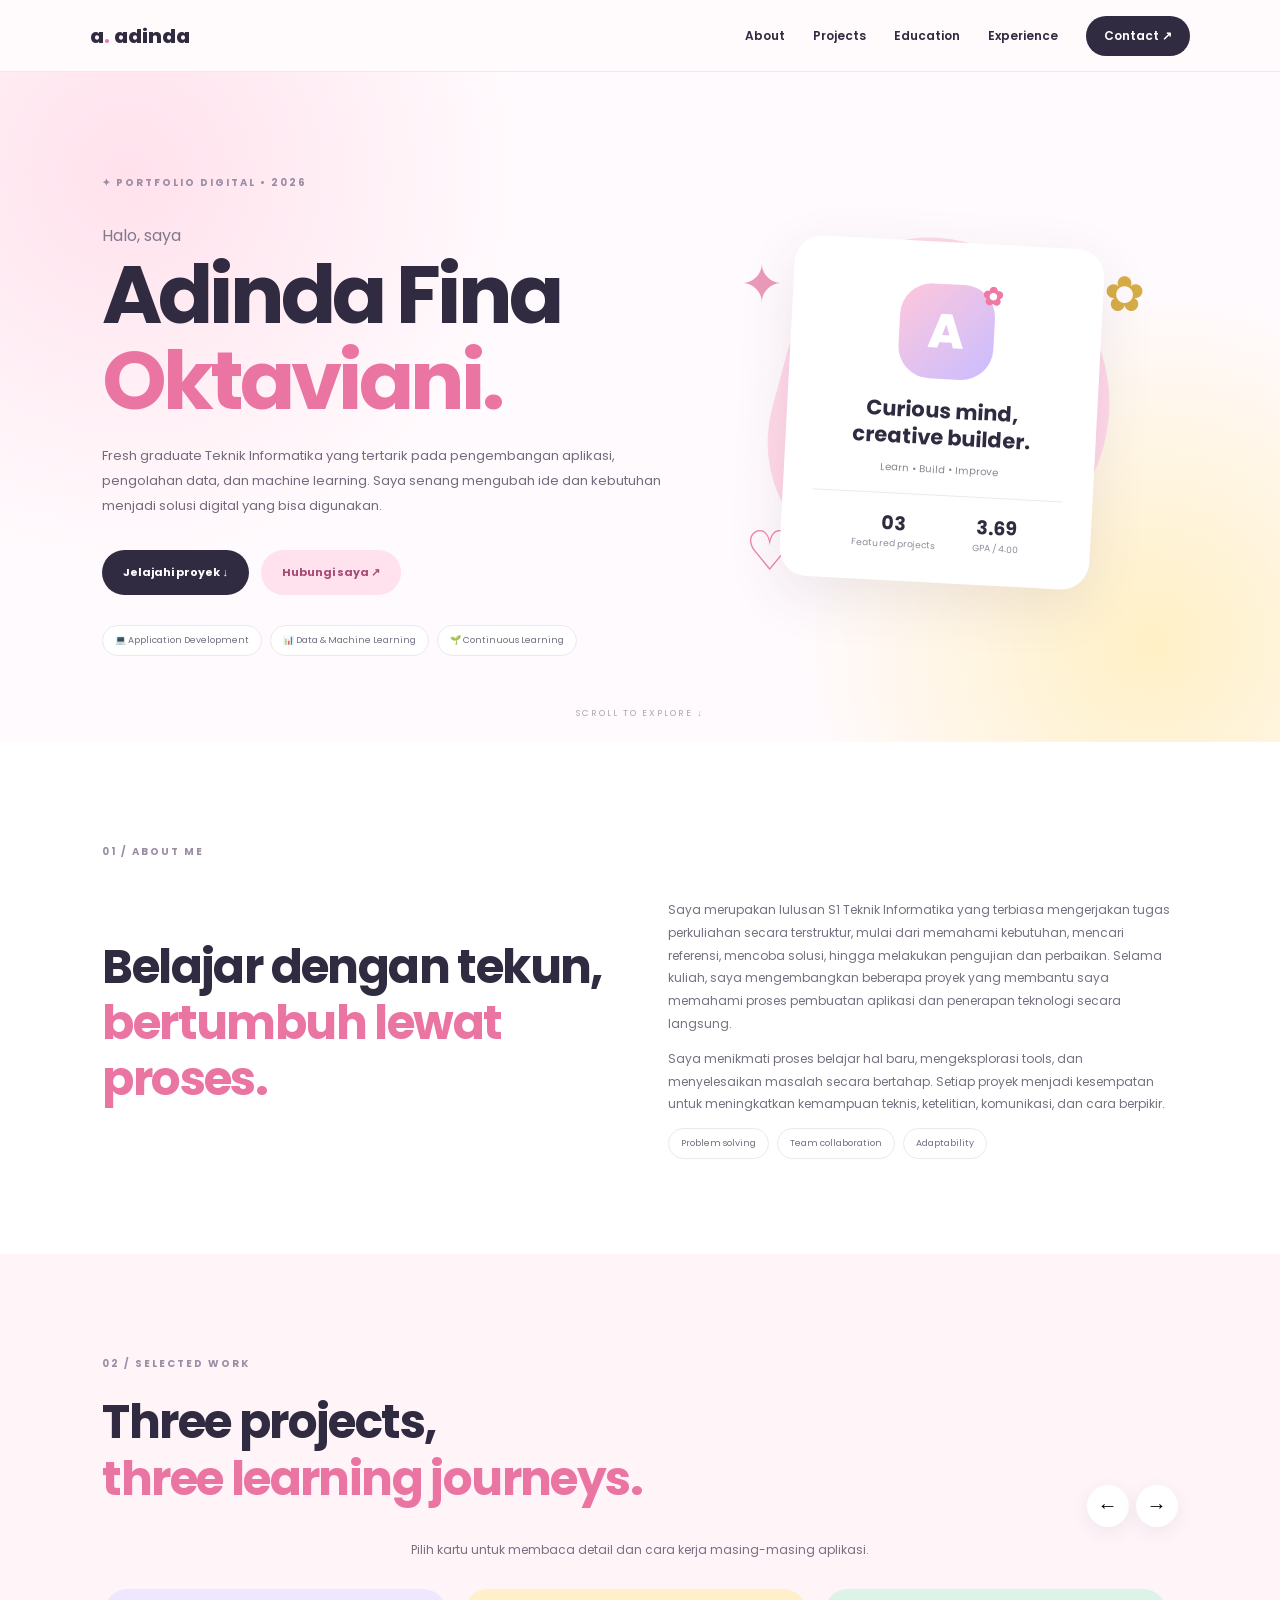
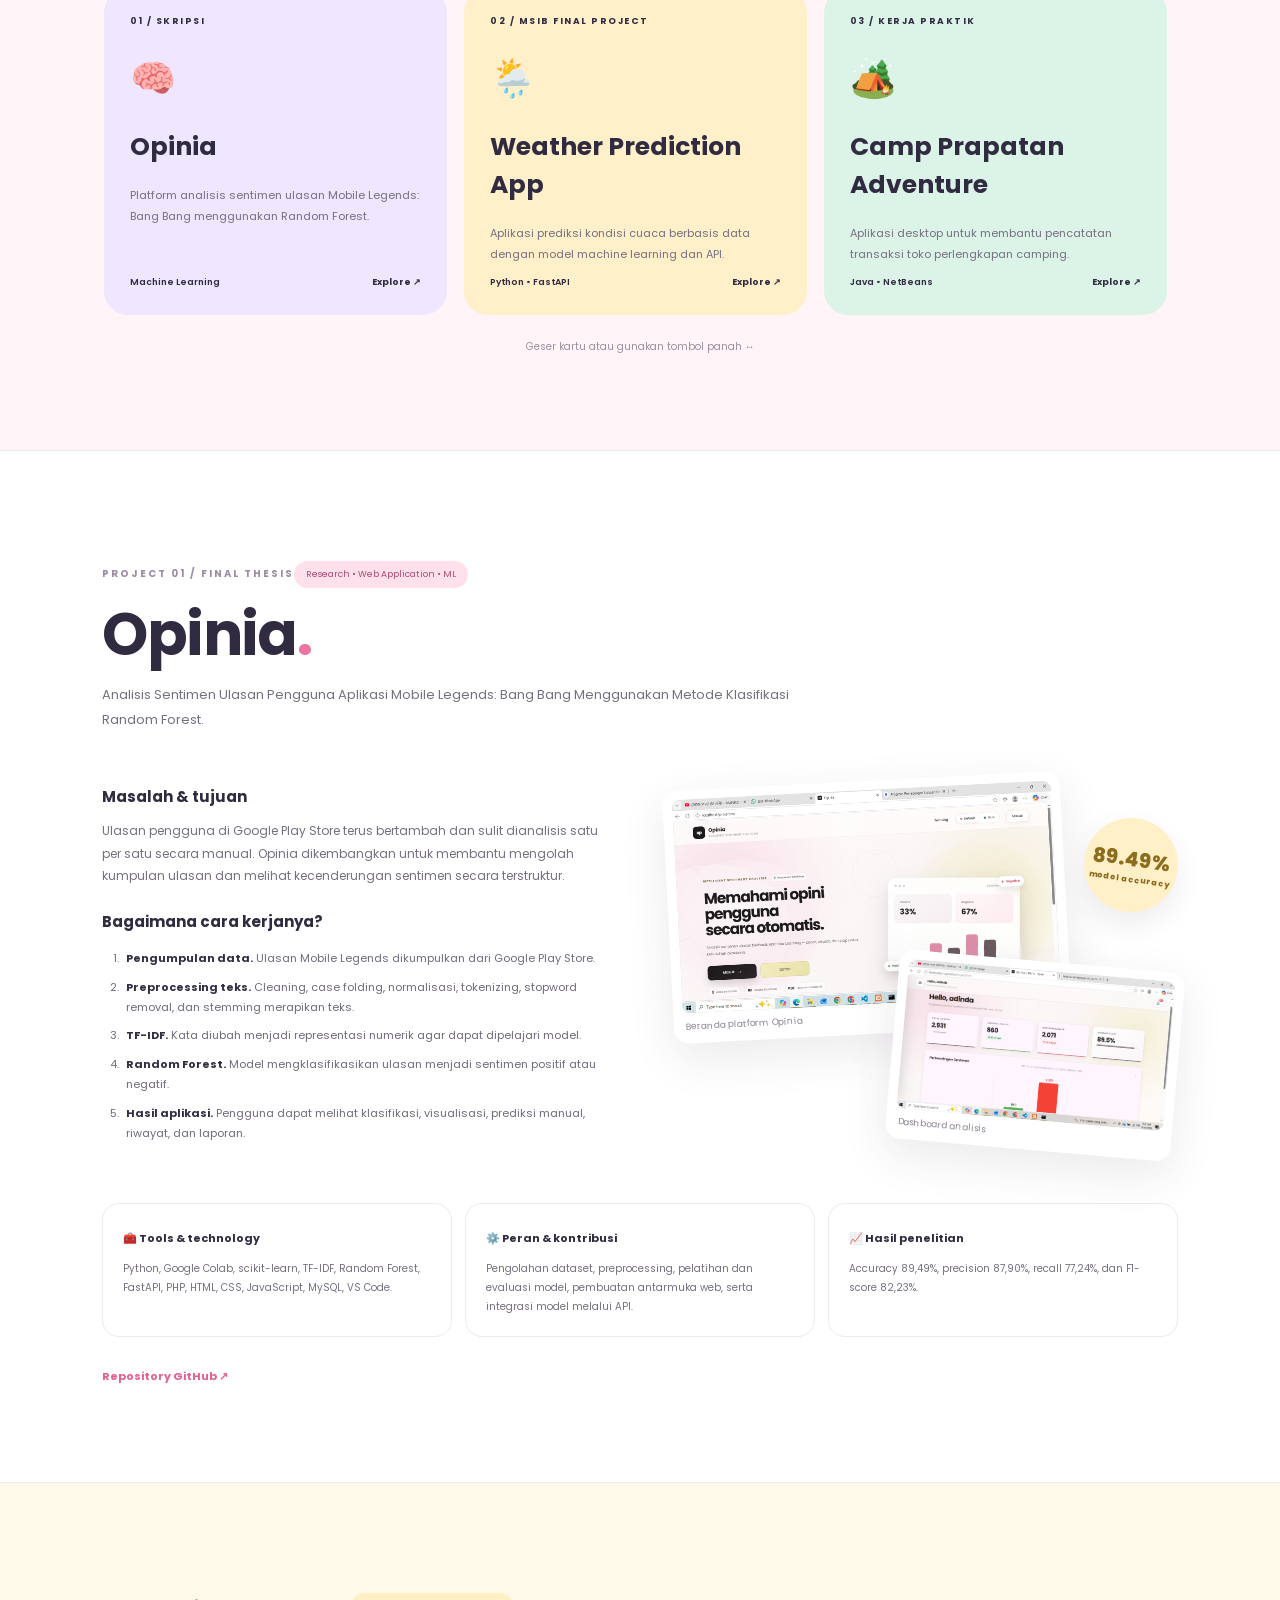
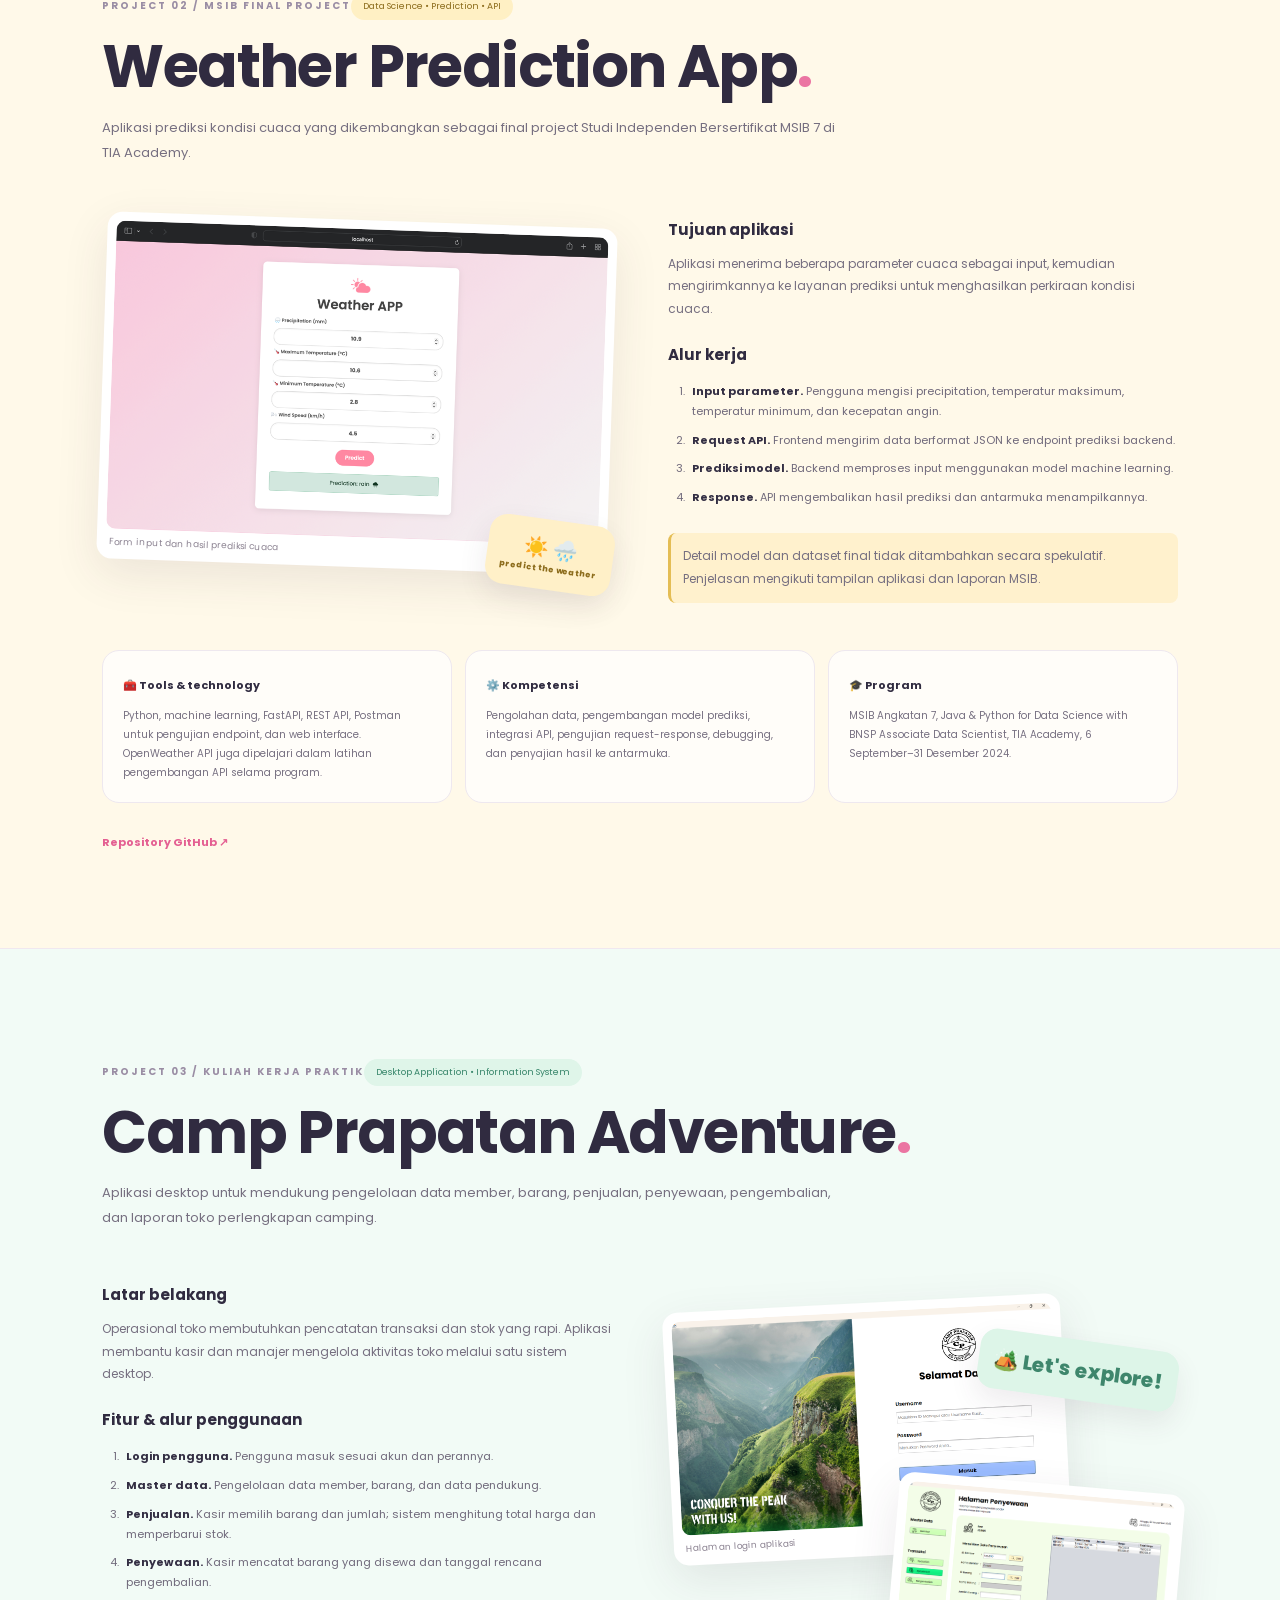
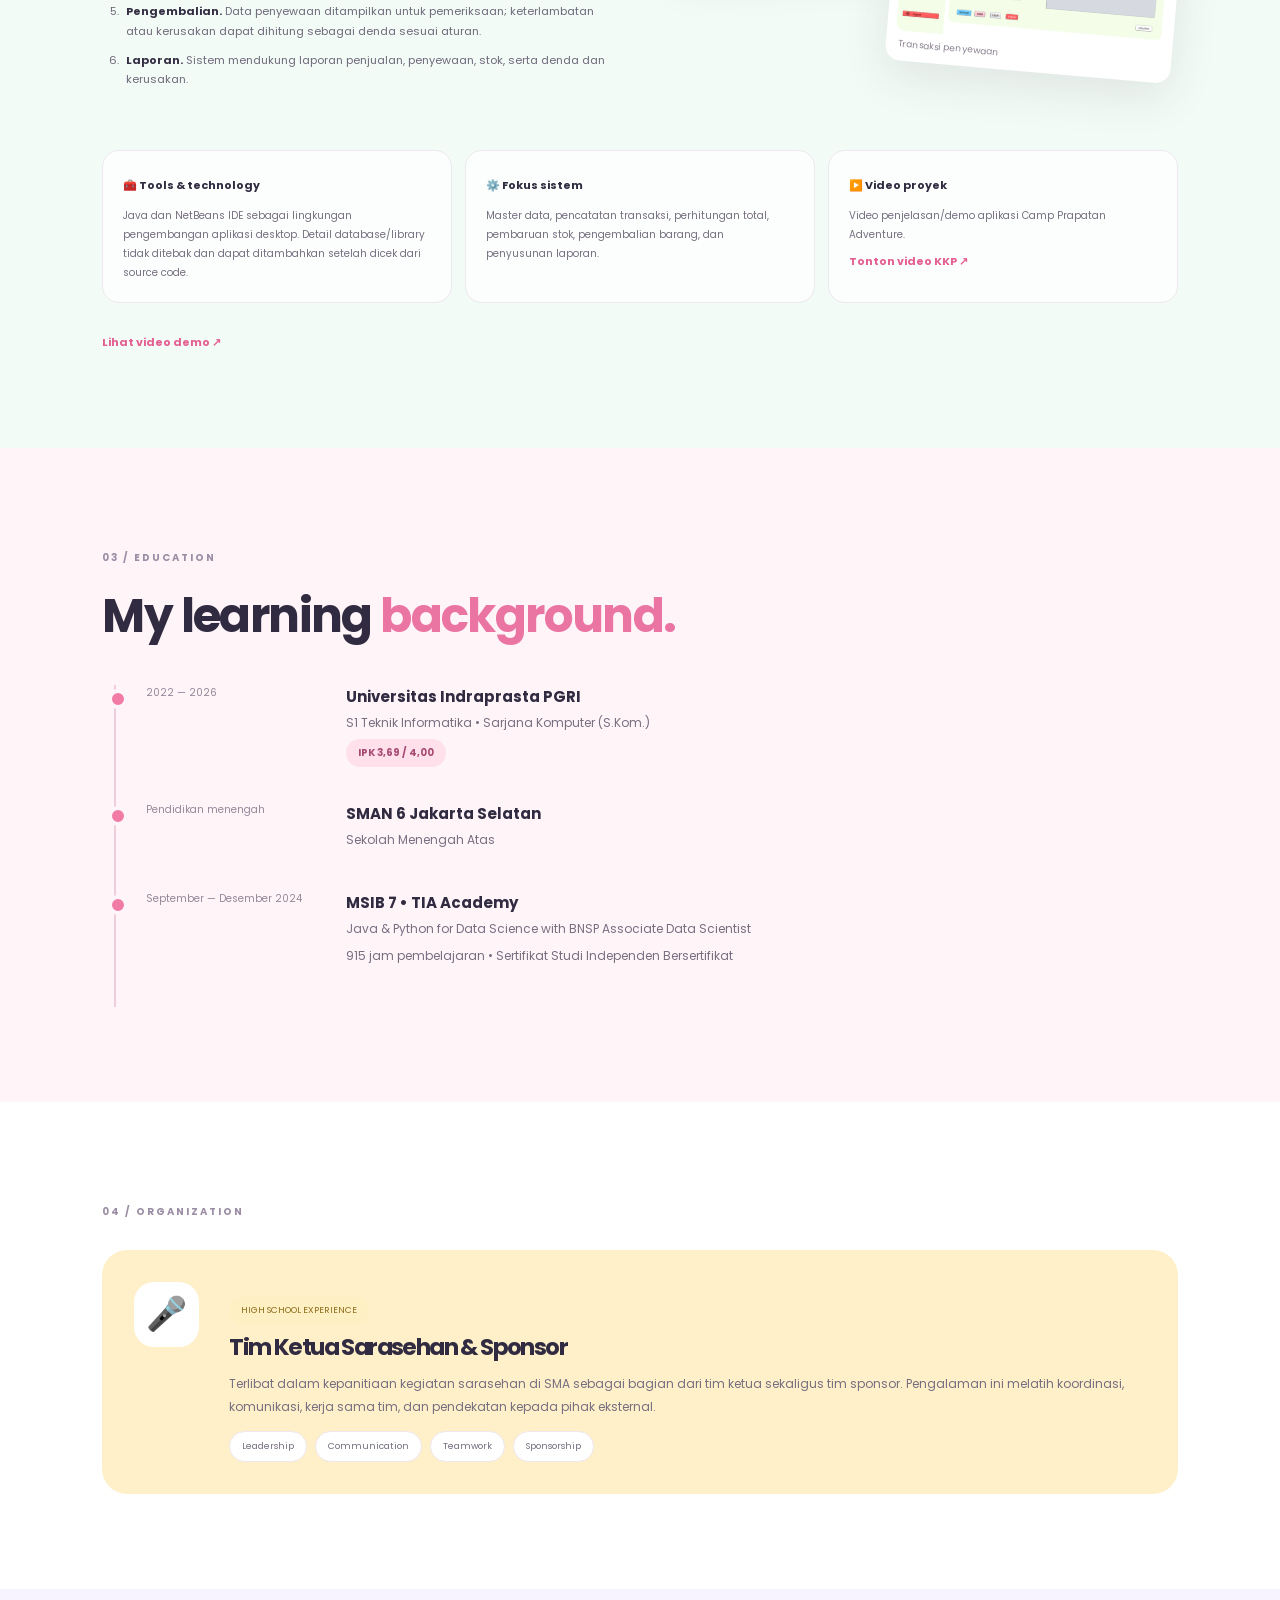
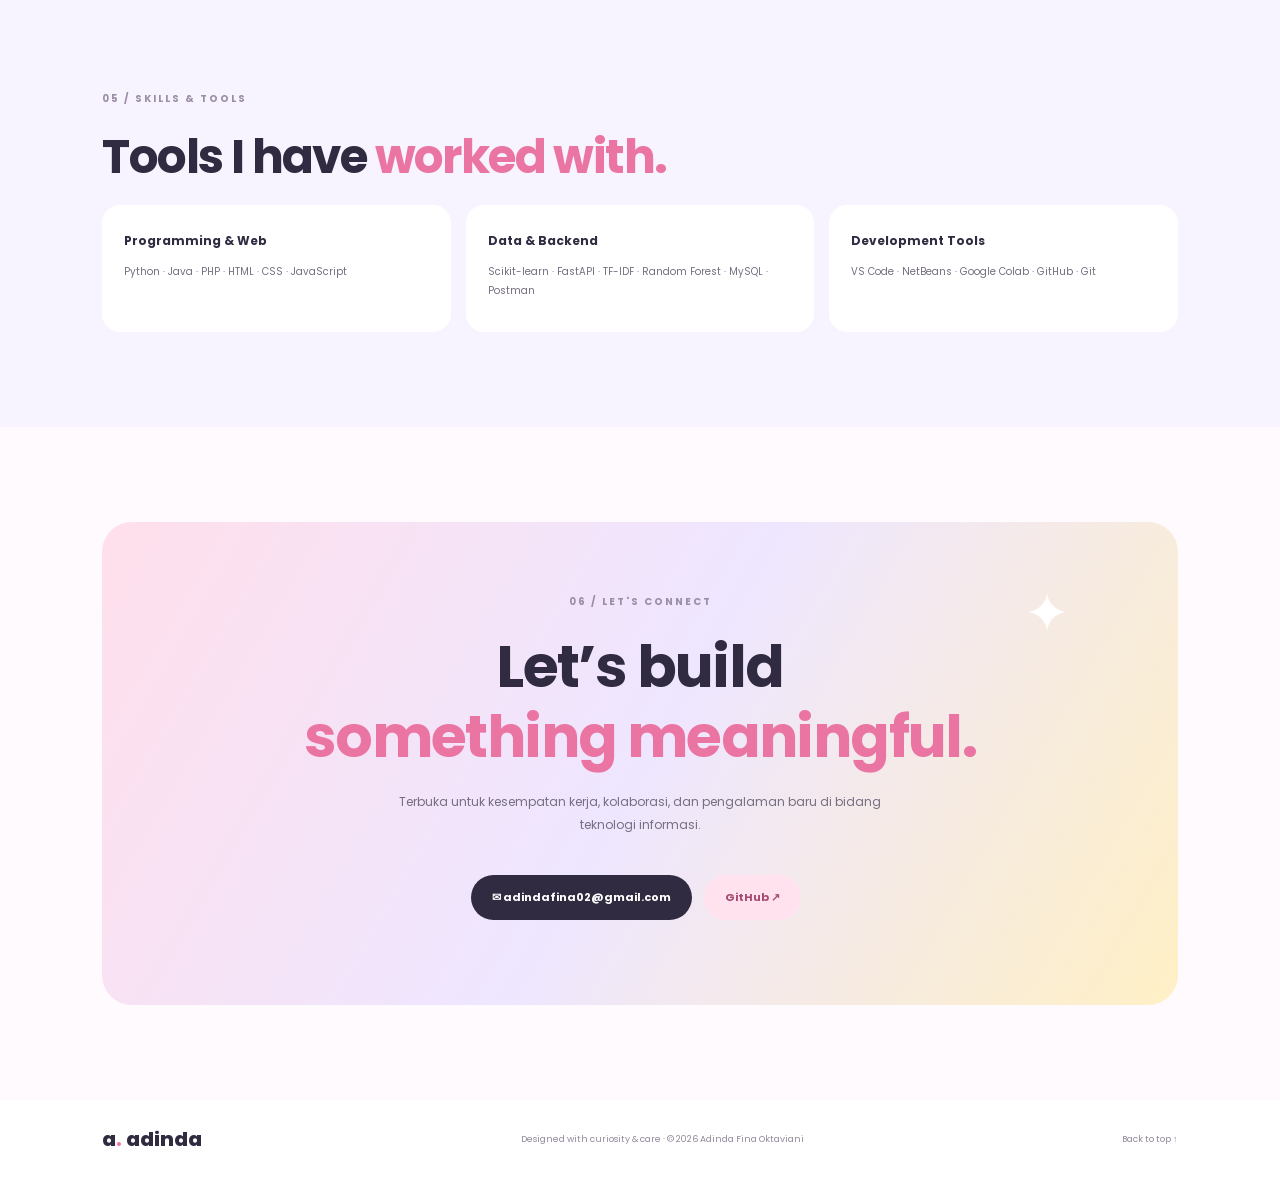
<file: index.html>
<!doctype html>
<html lang="id"><head><meta charset="utf-8"><meta name="viewport" content="width=device-width,initial-scale=1">
<title>Adinda Fina Oktaviani | Portfolio</title><meta name="description" content="Portofolio Adinda Fina Oktaviani, Teknik Informatika">
<link rel="preconnect" href="https://fonts.googleapis.com"><link rel="preconnect" href="https://fonts.gstatic.com" crossorigin>
<link href="https://fonts.googleapis.com/css2?family=Poppins:wght@300;400;500;600;700;800&display=swap" rel="stylesheet"><link rel="stylesheet" href="style.css"></head><body>
<div id="progress"></div><nav><a class="logo" href="#home">a<span>.</span> adinda</a><button id="menu">☰</button><div id="links"><a href="#about">About</a><a href="#projects">Projects</a><a href="#education">Education</a><a href="#experience">Experience</a><a class="navbtn" href="#contact">Contact ↗</a></div></nav>
<header id="home" class="hero"><div class="hero-text reveal"><small>✦ PORTFOLIO DIGITAL • 2026</small><p>Halo, saya</p><h1>Adinda Fina<br><em>Oktaviani.</em></h1><p class="intro">Fresh graduate Teknik Informatika yang tertarik pada pengembangan aplikasi, pengolahan data, dan machine learning. Saya senang mengubah ide dan kebutuhan menjadi solusi digital yang bisa digunakan.</p><a class="button" href="#projects">Jelajahi proyek ↓</a> <a class="button pale" href="mailto:adindafina02@gmail.com">Hubungi saya ↗</a><div class="tags"><span>💻 Application Development</span><span>📊 Data & Machine Learning</span><span>🌱 Continuous Learning</span></div></div>
<div class="hero-art reveal"><div class="orb"></div><div class="profile"><div class="avatar">A<span>✿</span></div><h2>Curious mind,<br>creative builder.</h2><p>Learn • Build • Improve</p><div class="stats"><b>03<small>Featured projects</small></b><b>3.69<small>GPA / 4.00</small></b></div></div><i class="star">✦</i><i class="flower">✿</i><i class="heart">♡</i></div><a class="scroll" href="#about">SCROLL TO EXPLORE ↓</a></header>
<section id="about" class="section white"><small class="kicker">01 / ABOUT ME</small><div class="two"><h2>Belajar dengan tekun,<br><em>bertumbuh lewat proses.</em></h2><div><p>Saya merupakan lulusan S1 Teknik Informatika yang terbiasa mengerjakan tugas perkuliahan secara terstruktur, mulai dari memahami kebutuhan, mencari referensi, mencoba solusi, hingga melakukan pengujian dan perbaikan. Selama kuliah, saya mengembangkan beberapa proyek yang membantu saya memahami proses pembuatan aplikasi dan penerapan teknologi secara langsung.</p><p>Saya menikmati proses belajar hal baru, mengeksplorasi tools, dan menyelesaikan masalah secara bertahap. Setiap proyek menjadi kesempatan untuk meningkatkan kemampuan teknis, ketelitian, komunikasi, dan cara berpikir.</p><div class="tags"><span>Problem solving</span><span>Team collaboration</span><span>Adaptability</span></div></div></div></section>
<section id="projects" class="section pinkbg"><small class="kicker">02 / SELECTED WORK</small><div class="heading"><h2>Three projects,<br><em>three learning journeys.</em></h2><div><button id="prev">←</button><button id="next">→</button></div></div><p class="sub">Pilih kartu untuk membaca detail dan cara kerja masing-masing aplikasi.</p><div class="slider" id="slider">
<article class="tile t1" data-go="opinia"><span>01 / SKRIPSI</span><b>🧠</b><h3>Opinia</h3><p>Platform analisis sentimen ulasan Mobile Legends: Bang Bang menggunakan Random Forest.</p><footer>Machine Learning <strong>Explore ↗</strong></footer></article>
<article class="tile t2" data-go="weather"><span>02 / MSIB FINAL PROJECT</span><b>🌦️</b><h3>Weather Prediction App</h3><p>Aplikasi prediksi kondisi cuaca berbasis data dengan model machine learning dan API.</p><footer>Python • FastAPI <strong>Explore ↗</strong></footer></article>
<article class="tile t3" data-go="camp"><span>03 / KERJA PRAKTIK</span><b>🏕️</b><h3>Camp Prapatan Adventure</h3><p>Aplikasi desktop untuk membantu pencatatan transaksi toko perlengkapan camping.</p><footer>Java • NetBeans <strong>Explore ↗</strong></footer></article></div><div class="hint">Geser kartu atau gunakan tombol panah ↔</div></section>
<section id="opinia" class="section white case"><small class="kicker">PROJECT 01 / FINAL THESIS</small><label class="pill">Research • Web Application • ML</label><h2>Opinia<em>.</em></h2><p class="lead">Analisis Sentimen Ulasan Pengguna Aplikasi Mobile Legends: Bang Bang Menggunakan Metode Klasifikasi Random Forest.</p><div class="two casegrid"><div><h3>Masalah & tujuan</h3><p>Ulasan pengguna di Google Play Store terus bertambah dan sulit dianalisis satu per satu secara manual. Opinia dikembangkan untuk membantu mengolah kumpulan ulasan dan melihat kecenderungan sentimen secara terstruktur.</p><h3>Bagaimana cara kerjanya?</h3><ol><li><b>Pengumpulan data.</b> Ulasan Mobile Legends dikumpulkan dari Google Play Store.</li><li><b>Preprocessing teks.</b> Cleaning, case folding, normalisasi, tokenizing, stopword removal, dan stemming merapikan teks.</li><li><b>TF-IDF.</b> Kata diubah menjadi representasi numerik agar dapat dipelajari model.</li><li><b>Random Forest.</b> Model mengklasifikasikan ulasan menjadi sentimen positif atau negatif.</li><li><b>Hasil aplikasi.</b> Pengguna dapat melihat klasifikasi, visualisasi, prediksi manual, riwayat, dan laporan.</li></ol></div><div class="gallery"><figure class="shot big"><img src="assets/opinia/opinia-beranda.png" alt="Beranda Opinia"><figcaption>Beranda platform Opinia</figcaption></figure><figure class="shot smallshot"><img src="assets/opinia/opinia-dashboard.png" alt="Dashboard Opinia"><figcaption>Dashboard analisis</figcaption></figure><div class="sticker">89.49%<small>model accuracy</small></div></div></div>
<div class="facts"><div><b>🧰 Tools & technology</b><p>Python, Google Colab, scikit-learn, TF-IDF, Random Forest, FastAPI, PHP, HTML, CSS, JavaScript, MySQL, VS Code.</p></div><div><b>⚙️ Peran & kontribusi</b><p>Pengolahan dataset, preprocessing, pelatihan dan evaluasi model, pembuatan antarmuka web, serta integrasi model melalui API.</p></div><div><b>📈 Hasil penelitian</b><p>Accuracy 89,49%, precision 87,90%, recall 77,24%, dan F1-score 82,23%.</p></div></div><a class="link" href="https://github.com/Dind-oy/opinia-sentiment-analysis" target="_blank">Repository GitHub ↗</a></section>
<section id="weather" class="section yellowbg case"><small class="kicker">PROJECT 02 / MSIB FINAL PROJECT</small><label class="pill yellowpill">Data Science • Prediction • API</label><h2>Weather Prediction App<em>.</em></h2><p class="lead">Aplikasi prediksi kondisi cuaca yang dikembangkan sebagai final project Studi Independen Bersertifikat MSIB 7 di TIA Academy.</p><div class="two casegrid"><div class="gallery weatherpic"><figure class="shot"><img src="assets/weather/weather-app.png" alt="Weather Prediction App"><figcaption>Form input dan hasil prediksi cuaca</figcaption></figure><div class="sticker sun">☀️ 🌧️<small>predict the weather</small></div></div><div><h3>Tujuan aplikasi</h3><p>Aplikasi menerima beberapa parameter cuaca sebagai input, kemudian mengirimkannya ke layanan prediksi untuk menghasilkan perkiraan kondisi cuaca.</p><h3>Alur kerja</h3><ol><li><b>Input parameter.</b> Pengguna mengisi precipitation, temperatur maksimum, temperatur minimum, dan kecepatan angin.</li><li><b>Request API.</b> Frontend mengirim data berformat JSON ke endpoint prediksi backend.</li><li><b>Prediksi model.</b> Backend memproses input menggunakan model machine learning.</li><li><b>Response.</b> API mengembalikan hasil prediksi dan antarmuka menampilkannya.</li></ol><p class="note">Detail model dan dataset final tidak ditambahkan secara spekulatif. Penjelasan mengikuti tampilan aplikasi dan laporan MSIB.</p></div></div><div class="facts"><div><b>🧰 Tools & technology</b><p>Python, machine learning, FastAPI, REST API, Postman untuk pengujian endpoint, dan web interface. OpenWeather API juga dipelajari dalam latihan pengembangan API selama program.</p></div><div><b>⚙️ Kompetensi</b><p>Pengolahan data, pengembangan model prediksi, integrasi API, pengujian request-response, debugging, dan penyajian hasil ke antarmuka.</p></div><div><b>🎓 Program</b><p>MSIB Angkatan 7, Java & Python for Data Science with BNSP Associate Data Scientist, TIA Academy, 6 September–31 Desember 2024.</p></div></div><a class="link" href="https://github.com/Dind-oy/weather-prediction" target="_blank">Repository GitHub ↗</a></section>
<section id="camp" class="section greenbg case"><small class="kicker">PROJECT 03 / KULIAH KERJA PRAKTIK</small><label class="pill greenpill">Desktop Application • Information System</label><h2>Camp Prapatan Adventure<em>.</em></h2><p class="lead">Aplikasi desktop untuk mendukung pengelolaan data member, barang, penjualan, penyewaan, pengembalian, dan laporan toko perlengkapan camping.</p><div class="two casegrid"><div><h3>Latar belakang</h3><p>Operasional toko membutuhkan pencatatan transaksi dan stok yang rapi. Aplikasi membantu kasir dan manajer mengelola aktivitas toko melalui satu sistem desktop.</p><h3>Fitur & alur penggunaan</h3><ol><li><b>Login pengguna.</b> Pengguna masuk sesuai akun dan perannya.</li><li><b>Master data.</b> Pengelolaan data member, barang, dan data pendukung.</li><li><b>Penjualan.</b> Kasir memilih barang dan jumlah; sistem menghitung total harga dan memperbarui stok.</li><li><b>Penyewaan.</b> Kasir mencatat barang yang disewa dan tanggal rencana pengembalian.</li><li><b>Pengembalian.</b> Data penyewaan ditampilkan untuk pemeriksaan; keterlambatan atau kerusakan dapat dihitung sebagai denda sesuai aturan.</li><li><b>Laporan.</b> Sistem mendukung laporan penjualan, penyewaan, stok, serta denda dan kerusakan.</li></ol></div><div class="gallery campgallery"><figure class="shot big"><img src="assets/kkp/login-camp-prapatan.png" alt="Login Camp Prapatan"><figcaption>Halaman login aplikasi</figcaption></figure><figure class="shot smallshot"><img src="assets/kkp/halaman-penyewaan.png" alt="Halaman penyewaan"><figcaption>Transaksi penyewaan</figcaption></figure><div class="sticker campsticker">🏕️ Let's explore!</div></div></div><div class="facts"><div><b>🧰 Tools & technology</b><p>Java dan NetBeans IDE sebagai lingkungan pengembangan aplikasi desktop. Detail database/library tidak ditebak dan dapat ditambahkan setelah dicek dari source code.</p></div><div><b>⚙️ Fokus sistem</b><p>Master data, pencatatan transaksi, perhitungan total, pembaruan stok, pengembalian barang, dan penyusunan laporan.</p></div><div><b>▶️ Video proyek</b><p>Video penjelasan/demo aplikasi Camp Prapatan Adventure.</p><a class="link" href="https://youtu.be/ZwshiTNInHM?si=2uUobMKDS2SdKaEZ" target="_blank">Tonton video KKP ↗</a></div></div><a class="link" href="https://youtu.be/ZwshiTNInHM?si=2uUobMKDS2SdKaEZ" target="_blank">Lihat video demo ↗</a></section>
<section id="education" class="section pinkbg"><small class="kicker">03 / EDUCATION</small><h2>My learning <em>background.</em></h2><div class="timeline"><article><small>2022 — 2026</small><div><h3>Universitas Indraprasta PGRI</h3><p>S1 Teknik Informatika • Sarjana Komputer (S.Kom.)</p><b class="gpa">IPK 3,69 / 4,00</b></div></article><article><small>Pendidikan menengah</small><div><h3>SMAN 6 Jakarta Selatan</h3><p>Sekolah Menengah Atas</p></div></article><article><small>September — Desember 2024</small><div><h3>MSIB 7 • TIA Academy</h3><p>Java & Python for Data Science with BNSP Associate Data Scientist</p><p>915 jam pembelajaran • Sertifikat Studi Independen Bersertifikat</p></div></article></div></section>
<section id="experience" class="section white"><small class="kicker">04 / ORGANIZATION</small><div class="org"><div>🎤</div><article><label class="pill yellowpill">HIGH SCHOOL EXPERIENCE</label><h2>Tim Ketua Sarasehan & Sponsor</h2><p>Terlibat dalam kepanitiaan kegiatan sarasehan di SMA sebagai bagian dari tim ketua sekaligus tim sponsor. Pengalaman ini melatih koordinasi, komunikasi, kerja sama tim, dan pendekatan kepada pihak eksternal.</p><div class="tags"><span>Leadership</span><span>Communication</span><span>Teamwork</span><span>Sponsorship</span></div></article></div></section>
<section class="section lilac"><small class="kicker">05 / SKILLS & TOOLS</small><h2>Tools I have <em>worked with.</em></h2><div class="skillgrid"><div><b>Programming & Web</b><p>Python · Java · PHP · HTML · CSS · JavaScript</p></div><div><b>Data & Backend</b><p>Scikit-learn · FastAPI · TF-IDF · Random Forest · MySQL · Postman</p></div><div><b>Development Tools</b><p>VS Code · NetBeans · Google Colab · GitHub · Git</p></div></div></section>
<section id="contact" class="section"><div class="contact"><small class="kicker">06 / LET'S CONNECT</small><h2>Let’s build<br><em>something meaningful.</em></h2><p>Terbuka untuk kesempatan kerja, kolaborasi, dan pengalaman baru di bidang teknologi informasi.</p><a class="button" href="mailto:adindafina02@gmail.com">✉ adindafina02@gmail.com</a> <a class="button pale" href="https://github.com/Dind-oy" target="_blank">GitHub ↗</a><span class="contactstar">✦</span></div></section>
<footer><a class="logo" href="#home">a<span>.</span> adinda</a><small>Designed with curiosity & care · © 2026 Adinda Fina Oktaviani</small><a href="#home">Back to top ↑</a></footer><script src="script.js"></script></body></html>
</file>
<file: style.css>
*{box-sizing:border-box}html{scroll-behavior:smooth;scroll-padding-top:90px}body{margin:0;color:#302b40;background:#fffafd;font-family:Poppins,sans-serif;overflow-x:hidden}a{color:inherit;text-decoration:none}#progress{height:4px;position:fixed;top:0;left:0;width:0;background:linear-gradient(90deg,#ff79aa,#a89aff,#ffda75);z-index:100}nav{height:72px;position:sticky;top:0;z-index:50;background:#fffafceF;backdrop-filter:blur(14px);display:flex;align-items:center;justify-content:space-between;padding:0 7%;border-bottom:1px solid #f0e8ef}.logo{font-size:20px;font-weight:800}.logo span{color:#f078a4}#links{display:flex;gap:28px;align-items:center;font-size:12px;font-weight:600}#links a:hover,.link{color:#e45f92}.navbtn{background:#302b40;color:white;padding:11px 18px;border-radius:30px}#menu{display:none}.hero{min-height:670px;padding:85px 8% 75px;display:grid;grid-template-columns:1.1fr .9fr;align-items:center;gap:30px;position:relative;background:radial-gradient(circle at 10% 15%,#ffe1ec,transparent 30%),radial-gradient(circle at 90% 85%,#fff0c5,transparent 27%),#fffafd}.hero-text>small,.kicker{font-size:10px;letter-spacing:2px;font-weight:700;color:#9a8da4}.hero-text>p:first-of-type{color:#81798d;margin:30px 0 0}.hero h1{font-size:clamp(48px,6.4vw,82px);line-height:1.05;letter-spacing:-4px;margin:4px 0 20px}.hero h1 em,h2 em{font-style:normal;color:#eb75a2}.intro{max-width:570px;color:#716b7d;font-size:13px;line-height:1.9}.button{display:inline-block;padding:14px 21px;border-radius:30px;background:#302b40;color:white;font-size:11px;font-weight:700;margin:18px 8px 20px 0;transition:.25s}.button:hover{transform:translateY(-4px);box-shadow:0 9px 22px #33243a22}.button.pale{background:#ffe2ed;color:#a64b72}.tags{display:flex;gap:8px;flex-wrap:wrap;margin-top:10px}.tags span{font-size:9px;padding:8px 12px;border:1px solid #eee7ef;background:#fff;border-radius:30px;color:#746d80}.hero-art{height:440px;display:grid;place-items:center;position:relative}.orb{position:absolute;width:330px;height:340px;border-radius:48% 52% 58% 42%;background:#ffd9e8;transform:rotate(15deg)}.profile{z-index:2;background:white;border-radius:28px;padding:30px;width:310px;text-align:center;box-shadow:0 18px 55px #51384a1a;transform:rotate(3deg)}.avatar{width:95px;height:95px;border-radius:32px;background:linear-gradient(135deg,#ffc7dc,#c9bdff);margin:12px auto 18px;display:grid;place-items:center;font-size:48px;font-weight:800;color:white;position:relative}.avatar span{position:absolute;right:-8px;top:-8px;color:#ed79a4;font-size:25px}.profile h2{font-size:21px;line-height:1.3;margin:0}.profile p{font-size:10px;color:#8a8291}.stats{border-top:1px solid #eee8f0;margin-top:17px;padding-top:15px;display:flex;justify-content:center;gap:38px}.stats b{font-size:19px}.stats small{display:block;font-size:9px;color:#92899a;font-weight:400}.star,.flower,.heart{position:absolute;font-style:normal;animation:float 4s ease-in-out infinite}.star{top:12%;left:7%;font-size:52px;color:#ec9abb}.flower{top:15%;right:7%;font-size:49px;color:#d7ad46;animation-delay:1s}.heart{bottom:9%;left:8%;font-size:55px;color:#ef82a9;animation-delay:2s}.scroll{position:absolute;bottom:22px;left:50%;transform:translateX(-50%);font-size:9px;letter-spacing:2px;color:#aaa}.section{padding:95px 8%;position:relative}.white{background:white}.pinkbg{background:#fff5f9}.yellowbg{background:#fff9e9}.greenbg{background:#f2fbf6}.lilac{background:#f7f3ff}.two{display:grid;grid-template-columns:1fr 1fr;gap:55px;align-items:center;margin-top:25px}.section h2{font-size:clamp(30px,4vw,47px);line-height:1.2;letter-spacing:-1.6px;margin:20px 0}.section p{font-size:12px;line-height:1.9;color:#766f80}.heading{display:flex;justify-content:space-between;align-items:end}.heading button{border:0;border-radius:50%;width:42px;height:42px;background:white;box-shadow:0 5px 18px #44334a14;font-size:20px;cursor:pointer;margin-left:7px}.sub,.hint{text-align:center;color:#9a91a0;font-size:10px}.slider{display:grid;grid-auto-flow:column;grid-auto-columns:32%;gap:17px;overflow-x:auto;scroll-snap-type:x mandatory;padding:15px 2px 24px;scrollbar-width:thin}.tile{min-height:320px;padding:26px;border-radius:24px;scroll-snap-align:start;cursor:pointer;transition:.25s;display:flex;flex-direction:column}.tile:hover{transform:translateY(-8px)}.t1{background:#eee7ff}.t2{background:#fff0c9}.t3{background:#dcf4e8}.tile>span{font-size:9px;letter-spacing:1.5px;font-weight:700}.tile>b{font-size:37px;margin:22px 0}.tile h3{font-size:25px;margin:0 0 8px}.tile p{font-size:11px}.tile footer{margin-top:auto;display:flex;justify-content:space-between;font-size:9px;font-weight:600}.case{border-top:1px solid #f0e8ef}.pill{display:inline-block;background:#ffe0eb;color:#a84c74;padding:7px 12px;border-radius:30px;font-size:9px;margin-top:15px}.yellowpill{background:#fff0c4;color:#8d6d1d}.greenpill{background:#dff5e9;color:#38866b}.case h2{font-size:clamp(38px,5vw,59px);margin:12px 0}.lead{max-width:740px;font-size:13px!important}.casegrid{margin-top:30px}.case h3{font-size:15px;margin:22px 0 8px}.case ol{padding-left:20px}.case li{font-size:11px;line-height:1.8;color:#70697b;padding:0 0 9px 4px}.case li b{color:#332e43}.gallery{position:relative;min-height:370px}.shot{margin:0;padding:9px;background:white;border-radius:15px;box-shadow:0 15px 45px #4333491a;position:absolute;overflow:hidden}.shot img{display:block;width:100%;height:auto;border-radius:9px}.shot figcaption{font-size:9px;color:#8b8291;padding:7px 3px 1px}.big{width:78%;top:0;left:0;transform:rotate(-3deg);z-index:1}.smallshot{width:56%;right:0;bottom:0;transform:rotate(5deg);z-index:2}.sticker{position:absolute;right:0;top:10%;z-index:3;background:#fff0c8;color:#8d6d1d;border-radius:50%;width:94px;height:94px;display:grid;place-content:center;text-align:center;font-size:20px;font-weight:800;box-shadow:0 12px 28px #47364b18;transform:rotate(8deg)}.sticker small{display:block;font-size:8px}.weatherpic .shot{position:relative;width:100%;transform:rotate(2deg)}.weatherpic img{max-height:340px;object-fit:contain}.sun{width:auto;height:auto;border-radius:18px;padding:14px;top:auto;bottom:0}.note{background:#fff1cd;padding:12px;border-left:3px solid #e4bd54;border-radius:8px}.facts{display:grid;grid-template-columns:repeat(3,1fr);gap:13px;margin:35px 0 22px}.facts>div{padding:20px;background:#ffffffb8;border:1px solid #eee8ef;border-radius:17px}.facts b{font-size:11px}.facts p{font-size:10px;margin-bottom:0}.link{display:inline-block;font-size:11px;font-weight:700;margin:9px 16px 0 0}.campsticker{width:auto;height:auto;border-radius:17px;padding:15px;background:#ddf5e8;color:#3e866c}.timeline{margin:40px 0 0 12px;border-left:2px solid #f0cddd;padding-left:30px}.timeline article{display:grid;grid-template-columns:180px 1fr;gap:20px;position:relative;padding-bottom:35px}.timeline article:before{content:'';position:absolute;left:-38px;top:4px;width:12px;height:12px;border:4px solid #fff5f9;border-radius:50%;background:#f27ba6}.timeline small{font-size:10px;color:#958899}.timeline h3{font-size:15px;margin:0}.timeline p{margin:4px 0}.gpa{display:inline-block;padding:6px 12px;border-radius:20px;background:#ffe0eb;color:#a84c74;font-size:10px}.org{margin-top:28px;padding:32px;background:#fff0c9;border-radius:25px;display:grid;grid-template-columns:75px 1fr;gap:20px}.org>div{width:65px;height:65px;border-radius:20px;background:white;display:grid;place-items:center;font-size:33px}.org h2{font-size:23px;margin:10px 0}.skillgrid{display:grid;grid-template-columns:repeat(3,1fr);gap:15px}.skillgrid>div{background:white;border-radius:18px;padding:22px}.skillgrid b{font-size:12px}.skillgrid p{font-size:10px}.contact{background:linear-gradient(120deg,#ffdfeb,#eee6ff,#fff0c5);border-radius:30px;padding:65px 7%;text-align:center;position:relative}.contact h2{font-size:clamp(37px,5vw,58px)}.contact p{max-width:530px;margin:0 auto 20px}.contactstar{position:absolute;right:10%;top:10%;font-size:55px;color:white;animation:float 4s infinite}body>footer{display:flex;align-items:center;justify-content:space-between;padding:24px 8%;background:white}body>footer small,body>footer>a:last-child{font-size:9px;color:#93899a}.reveal{opacity:0;transform:translateY(25px);transition:.7s}.reveal.visible{opacity:1;transform:none}@keyframes float{50%{transform:translateY(-12px) rotate(8deg)}}@media(max-width:850px){#menu{display:block;border:0;background:none;font-size:23px}#links{display:none;position:absolute;top:72px;left:0;right:0;padding:22px;background:#fffafd;flex-direction:column}#links.open{display:flex}.hero{grid-template-columns:1fr}.hero-art{height:390px}.two{grid-template-columns:1fr;gap:20px}.facts,.skillgrid{grid-template-columns:1fr}.slider{grid-auto-columns:82%}.timeline article{grid-template-columns:1fr;gap:6px}.gallery{min-height:340px}.section{padding:75px 7%}}@media(max-width:520px){.hero h1{letter-spacing:-2px}.heading{align-items:start;gap:15px;flex-direction:column}.slider{grid-auto-columns:90%}.gallery{min-height:285px}.profile{width:280px}.org{grid-template-columns:1fr}body>footer{gap:12px;flex-wrap:wrap}body>footer small{width:100%;order:3}}@media(prefers-reduced-motion:reduce){*{scroll-behavior:auto!important;animation:none!important;transition:none!important}.reveal{opacity:1;transform:none}}
</file>
